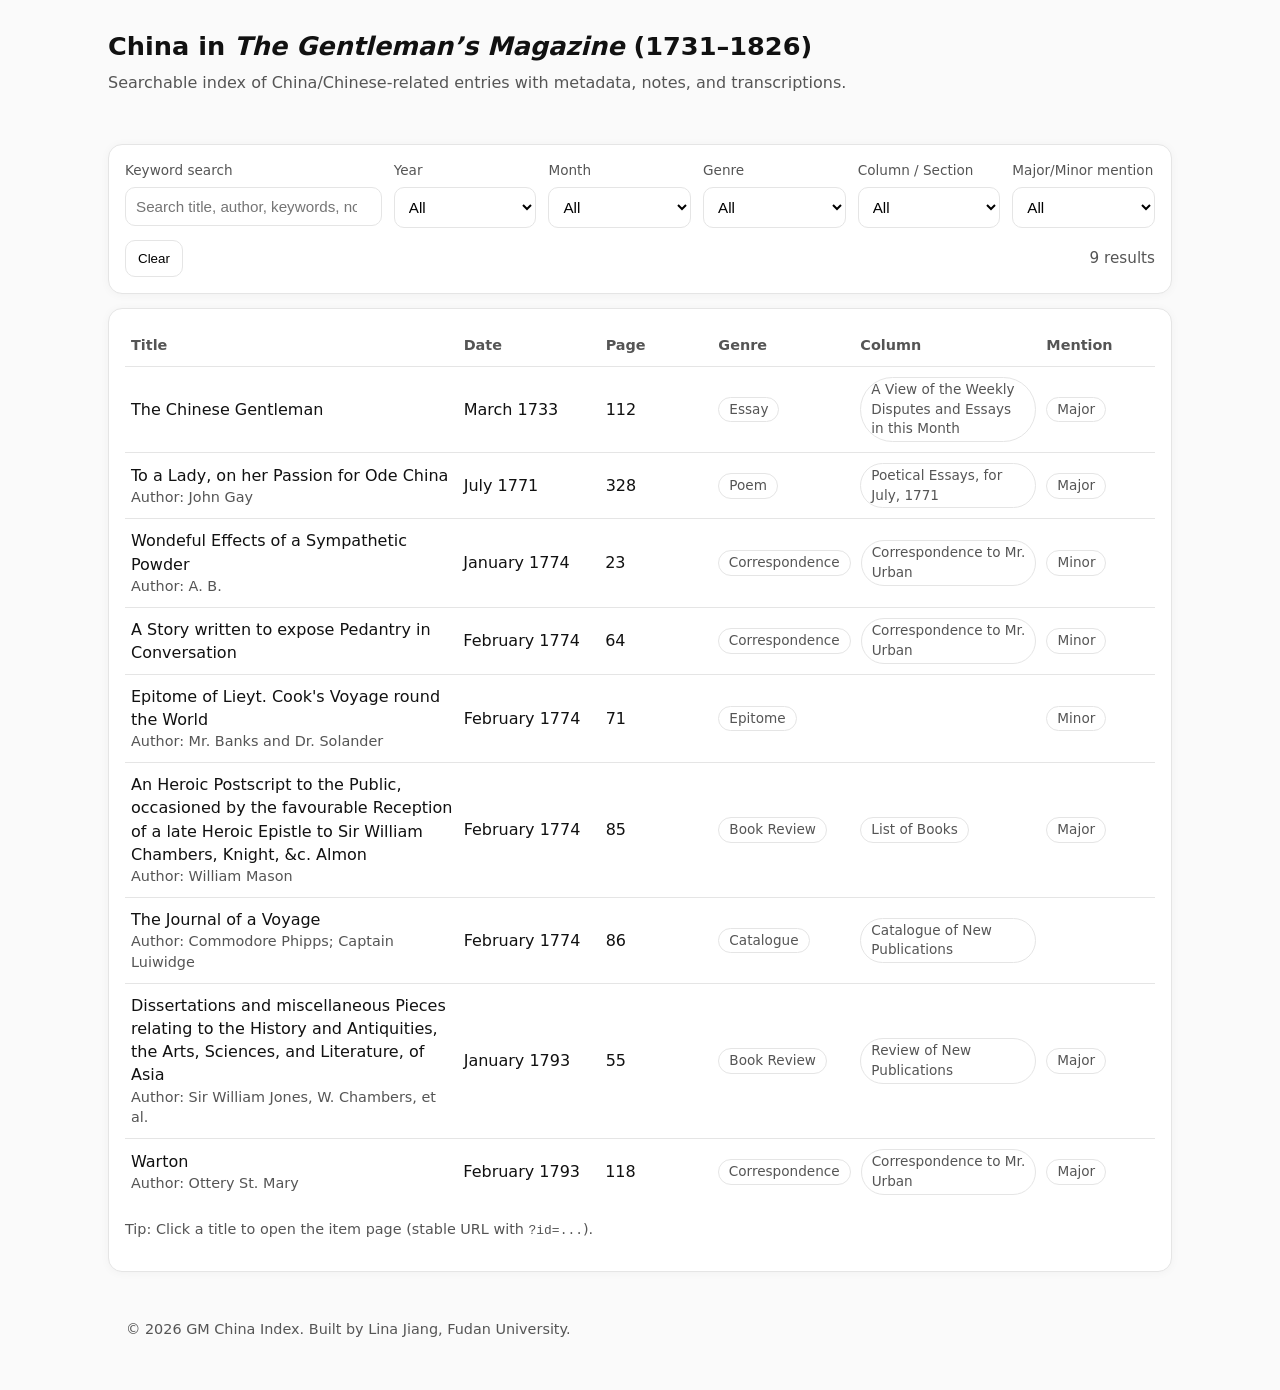
<file: index.html>
<!doctype html>
<html lang="en">
<head>
  <meta charset="utf-8" />
  <meta name="viewport" content="width=device-width,initial-scale=1" />
  <title>China in The Gentleman’s Magazine (1731–1826)</title>
  <link rel="stylesheet" href="style.css" />
</head>
<body>
  <header class="wrap">
    <div class="brand">
      <h1>China in <em>The Gentleman’s Magazine</em> (1731–1826)</h1>
      <p class="sub">Searchable index of China/Chinese-related entries with metadata, notes, and transcriptions.</p>
    </div>
  </header>

  <main class="wrap">
    <section class="controls card">
      <div class="grid">
        <div class="field">
          <label for="q">Keyword search</label>
          <input id="q" type="search" placeholder="Search title, author, keywords, notes, transcription..." />
        </div>

        <div class="field">
          <label for="year">Year</label>
          <select id="year">
            <option value="">All</option>
          </select>
        </div>

        <div class="field">
          <label for="month">Month</label>
          <select id="month">
            <option value="">All</option>
          </select>
        </div>

        <div class="field">
          <label for="genre">Genre</label>
          <select id="genre">
            <option value="">All</option>
          </select>
        </div>

        <div class="field">
          <label for="column">Column / Section</label>
          <select id="column">
            <option value="">All</option>
          </select>
        </div>

        <div class="field">
          <label for="mention">Major/Minor mention</label>
          <select id="mention">
            <option value="">All</option>
            <option value="Major">Major</option>
            <option value="Minor">Minor</option>
          </select>
        </div>
      </div>

      <div class="row">
        <button id="clear" class="btn">Clear</button>
        <div class="meta">
          <span id="count">0</span> results
        </div>
      </div>
    </section>

    <section class="card">
      <div class="table-head">
        <div class="th">Title</div>
        <div class="th">Date</div>
        <div class="th">Page</div>
        <div class="th">Genre</div>
        <div class="th">Column</div>
        <div class="th">Mention</div>
      </div>

      <div id="results" class="table-body" aria-live="polite"></div>

      <div class="footnote">
        <p>
          Tip: Click a title to open the item page (stable URL with <code>?id=...</code>).
        </p>
      </div>
    </section>

    <footer class="wrap footer">
      <p>© <span id="yr"></span> GM China Index. Built by Lina Jiang, Fudan University.</p>
    </footer>
  </main>

  <script src="app.js"></script>
</body>
</html>
</file>
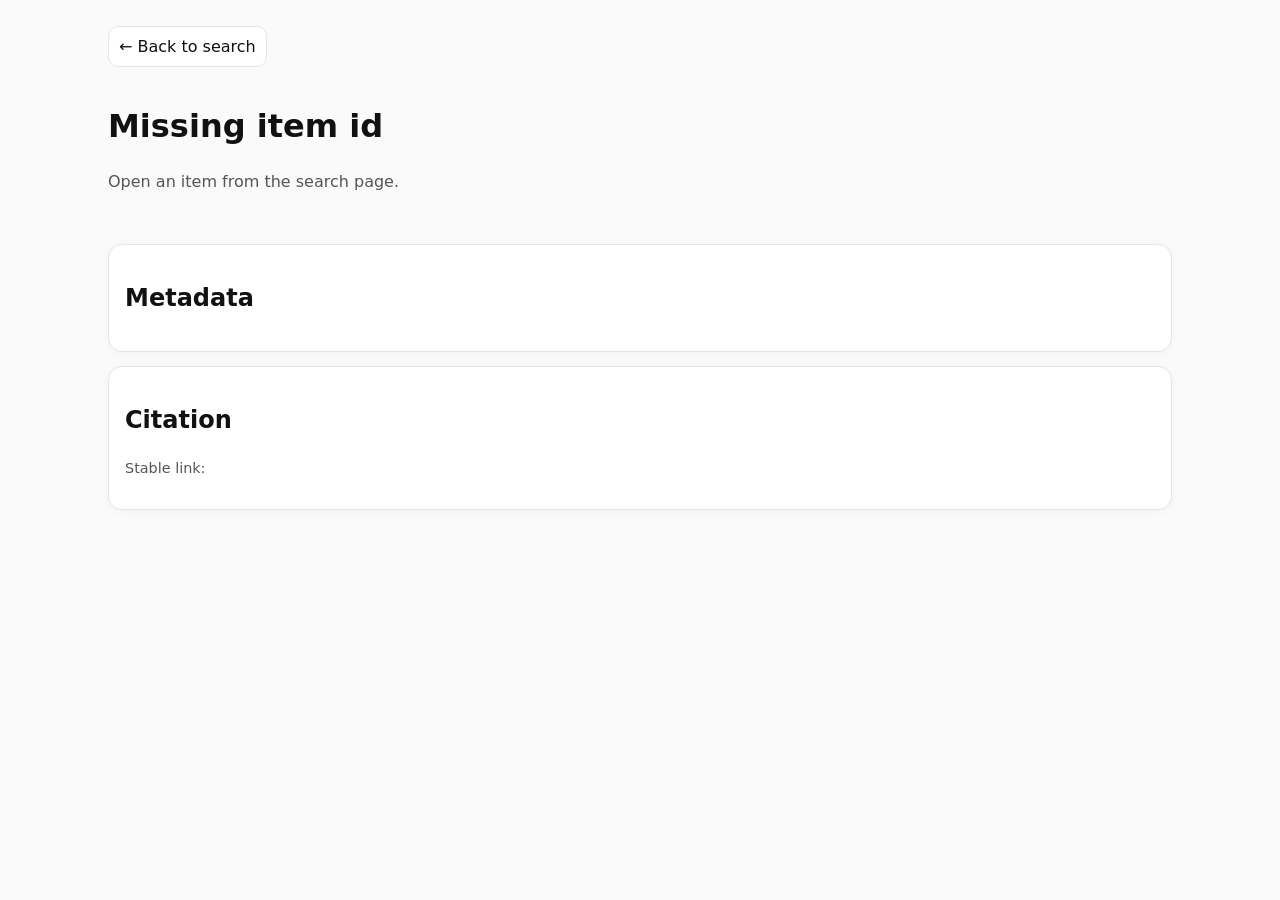
<file: item.html>
<!doctype html>
<html lang="en">
<head>
  <meta charset="utf-8" />
  <meta name="viewport" content="width=device-width,initial-scale=1" />
  <title>Item — GM China Index</title>
  <link rel="stylesheet" href="style.css" />
</head>
<body>
  <header class="wrap">
    <a class="back" href="./index.html">← Back to search</a>
    <h1 id="itemTitle">Loading…</h1>
    <p class="sub" id="itemSub"></p>
  </header>

  <main class="wrap">
    <section class="card">
      <h2>Metadata</h2>
      <dl class="dl" id="meta"></dl>
    </section>

    <section class="card" id="notesCard" hidden>
      <h2>Notes</h2>
      <div class="prose" id="notes"></div>
    </section>

    <section class="card" id="transCard" hidden>
      <h2>Transcription / Excerpt</h2>
      <blockquote class="quote" id="transcription"></blockquote>
    </section>

    <section class="card">
      <h2>Citation</h2>
      <p class="cite" id="citation"></p>
      <p class="small">Stable link: <span id="stable"></span></p>
    </section>
  </main>

  <script src="item.js"></script>
</body>
</html>
</file>
<file: style.css>
:root {
  --bg: #fafafa;
  --fg: #111;
  --muted: #555;
  --card: #fff;
  --border: #e5e5e5;
  --shadow: 0 1px 10px rgba(0,0,0,0.04);
  --radius: 14px;
  --mono: ui-monospace, SFMono-Regular, Menlo, Monaco, Consolas, "Liberation Mono", "Courier New", monospace;
  --sans: system-ui, -apple-system, Segoe UI, Roboto, Helvetica, Arial, "Apple Color Emoji","Segoe UI Emoji";
}

* { box-sizing: border-box; }
body {
  margin: 0;
  font-family: var(--sans);
  background: var(--bg);
  color: var(--fg);
  line-height: 1.45;
}

.wrap { max-width: 1100px; margin: 0 auto; padding: 18px; }

header .brand h1 { margin: 10px 0 6px; font-size: 1.6rem; }
.sub { margin: 0; color: var(--muted); }

.card {
  background: var(--card);
  border: 1px solid var(--border);
  border-radius: var(--radius);
  box-shadow: var(--shadow);
  padding: 16px;
  margin: 14px 0;
}

.grid {
  display: grid;
  grid-template-columns: 1.8fr repeat(5, 1fr);
  gap: 12px;
}

@media (max-width: 980px) {
  .grid { grid-template-columns: 1fr 1fr; }
}

.field label { display: block; font-size: 0.85rem; color: var(--muted); margin-bottom: 6px; }
.field input, .field select {
  width: 100%;
  padding: 10px 10px;
  border-radius: 10px;
  border: 1px solid var(--border);
  background: #fff;
  font-size: 0.95rem;
}

.row {
  display: flex;
  align-items: center;
  justify-content: space-between;
  margin-top: 12px;
  gap: 12px;
}

.btn {
  border: 1px solid var(--border);
  background: #fff;
  border-radius: 10px;
  padding: 10px 12px;
  cursor: pointer;
}
.btn:hover { background: #f3f3f3; }

.meta { color: var(--muted); font-size: 0.95rem; }
.footer { color: var(--muted); font-size: 0.9rem; }

.table-head, .tr {
  display: grid;
  grid-template-columns: 2.2fr 0.9fr 0.7fr 0.9fr 1.2fr 0.7fr;
  gap: 10px;
  align-items: center;
}
.table-head {
  padding: 10px 6px;
  border-bottom: 1px solid var(--border);
  font-weight: 600;
  color: var(--muted);
  font-size: 0.9rem;
}
.table-body .tr {
  padding: 10px 6px;
  border-bottom: 1px solid var(--border);
}
.table-body .tr:last-child { border-bottom: none; }

a.titlelink {
  color: inherit;
  text-decoration: none;
}
a.titlelink:hover { text-decoration: underline; }

.badge {
  display: inline-block;
  padding: 2px 10px;
  border: 1px solid var(--border);
  border-radius: 999px;
  font-size: 0.85rem;
  color: var(--muted);
  background: #fff;
}

.footnote { color: var(--muted); font-size: 0.9rem; }
code { font-family: var(--mono); font-size: 0.9em; }

.back {
  display: inline-block;
  margin: 8px 0 14px;
  color: inherit;
  text-decoration: none;
  border: 1px solid var(--border);
  background: #fff;
  padding: 8px 10px;
  border-radius: 10px;
}
.back:hover { background: #f3f3f3; }

.dl {
  display: grid;
  grid-template-columns: 220px 1fr;
  gap: 10px 14px;
  margin: 0;
}
.dl dt { color: var(--muted); }
.dl dd { margin: 0; }

.prose { white-space: pre-wrap; }
.quote {
  margin: 0;
  padding: 12px 14px;
  border-left: 4px solid var(--border);
  background: #fcfcfc;
  border-radius: 10px;
  white-space: pre-wrap;
}

.cite { font-family: var(--mono); }
.small { color: var(--muted); font-size: 0.9rem; }
</file>
